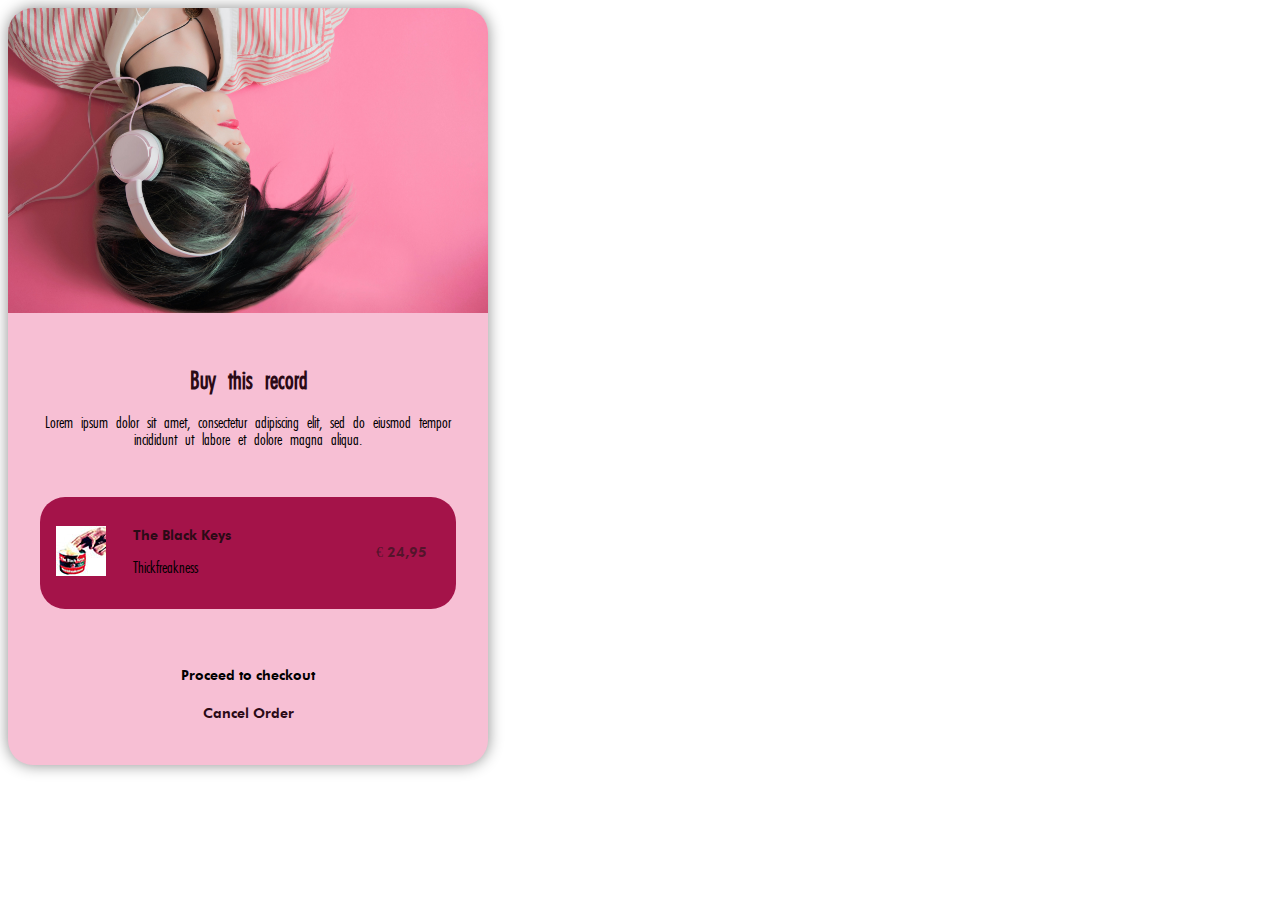
<file: design-tokens/index.html>
<!DOCTYPE html>
<html lang="en">
<head>
    <meta charset="UTF-8">
    <meta http-equiv="X-UA-Compatible" content="IE=edge">
    <title>Buy this Record :: CUBE CSS</title>
    <meta name="viewport" content="width=device-width, initial-scale=1.0">
    <link rel="stylesheet" href="style/main.css">
</head>
<body>


    <div class="card bg-primary-light-10 text-align-center border-radius-full shadow">

        <img  class="card-image"
              src="img/girl-with-headphone.jpg" 
              alt="Buy this record">

        <div class="card-content grid-flow padding-medium">

            <div>
            <h2>Buy this record</h2>
            <p class="">
                Lorem ipsum dolor sit amet, consectetur adipiscing elit, sed do eiusmod tempor incididunt ut labore et dolore magna aliqua.
            </p>
            </div>

            <div class="card-row padding-small bg-primary-dark-40 text-align-left border-radius-full">
                <div class="flex-1">
                    <img src="img/thickfreakness.jpg" alt="" />
                </div>
                
                <div class="flex-3">
                    <p class="text-dark main-text-bold-14" >The Black Keys</p>
                    <p >Thickfreakness</p>
                </div>

                <div class="flex-1">
                    <p class="text-base-darkest text-align-center main-text-bold-14">&euro; 24,95</p>
                </div>
            </div>

            <div class="flow">
                <div class="button main-text-bold-14" data-type="button-primary">Proceed to checkout</div>
                <div class="button main-text-bold-14" data-type="button-clean">Cancel Order</div>
            </div>
        </div>
    </div>

</body>
</html>
</file>
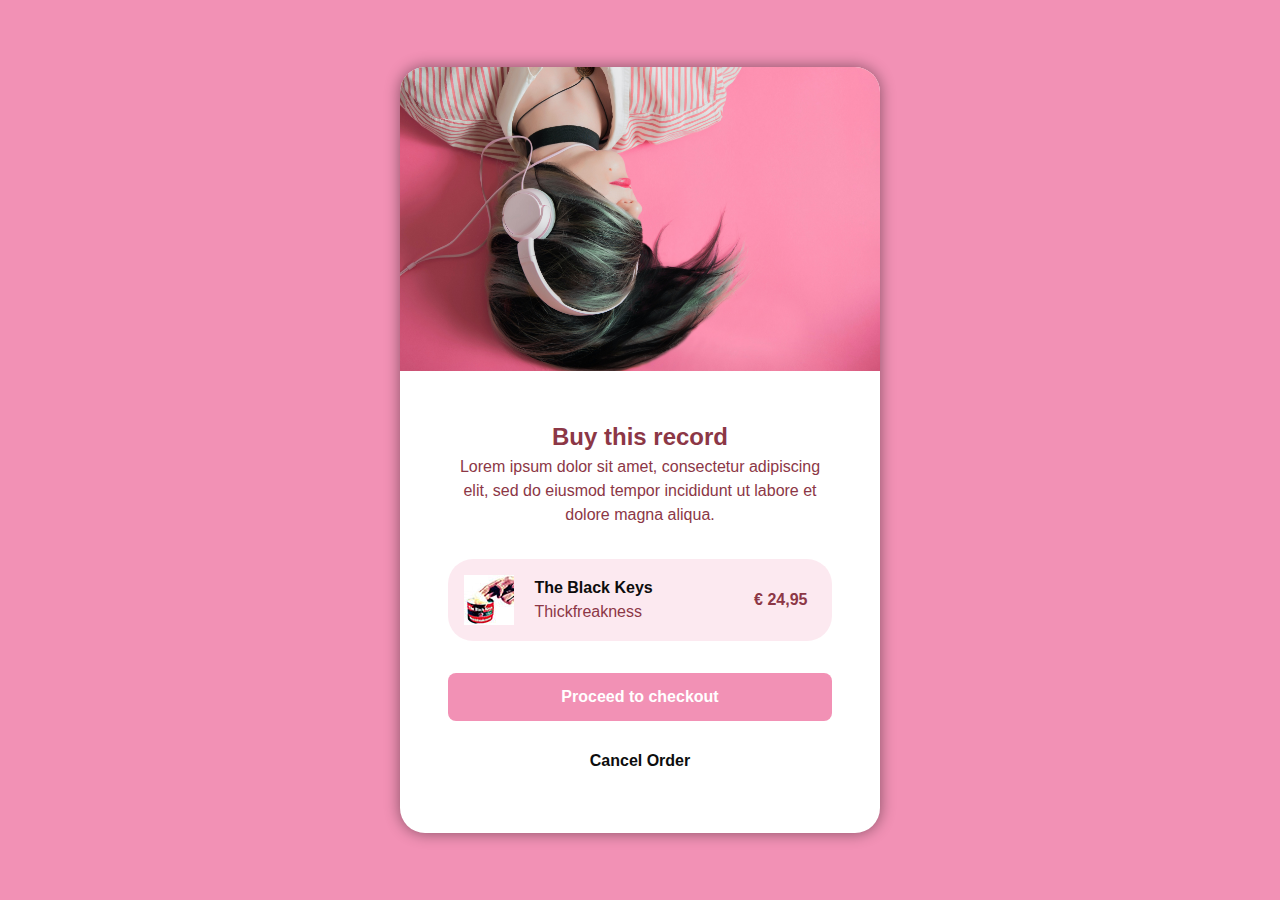
<file: educom-cube/index.html>
<!DOCTYPE html>
<html lang="en">
<head>
    <meta charset="UTF-8">
    <meta http-equiv="X-UA-Compatible" content="IE=edge">
    <title>Buy this Record :: CUBE CSS</title>
    <meta name="viewport" content="width=device-width, initial-scale=1.0">
    <link rel="stylesheet" href="css/reset.css">
    <link rel="stylesheet" href="css/style.css">
</head>
<body>


    <div class="card bg-white text-align-center border-radius-full shadow">

        <img  class="card-image"
              src="img/girl-with-headphone.jpg" 
              alt="Buy this record">

        <div class="card-content grid-flow padding-extra-large ">

            <div>
            <h2>Buy this record</h2>
            <p class="">
                Lorem ipsum dolor sit amet, consectetur adipiscing elit, sed do eiusmod tempor incididunt ut labore et dolore magna aliqua.
            </p>
            </div>

            <div class="card-row padding-small bg-base-muted text-align-left border-radius-full">
                <div class="flex-1">
                    <img src="img/thickfreakness.jpg" alt="" />
                </div>
                
                <div class="flex-3">
                    <p class="text-dark fw-bold" >The Black Keys</p>
                    <p >Thickfreakness</p>
                </div>

                <div class="flex-1">
                    <p class="text-base-darkest text-align-center fw-bold">&euro; 24,95</p>
                </div>
            </div>

            <div class="flow">
                <div class="button" data-type="button-primary">Proceed to checkout</div>
                <div class="button" data-type="button-clean">Cancel Order</div>
            </div>
        </div>
    </div>

</body>
</html>
</file>
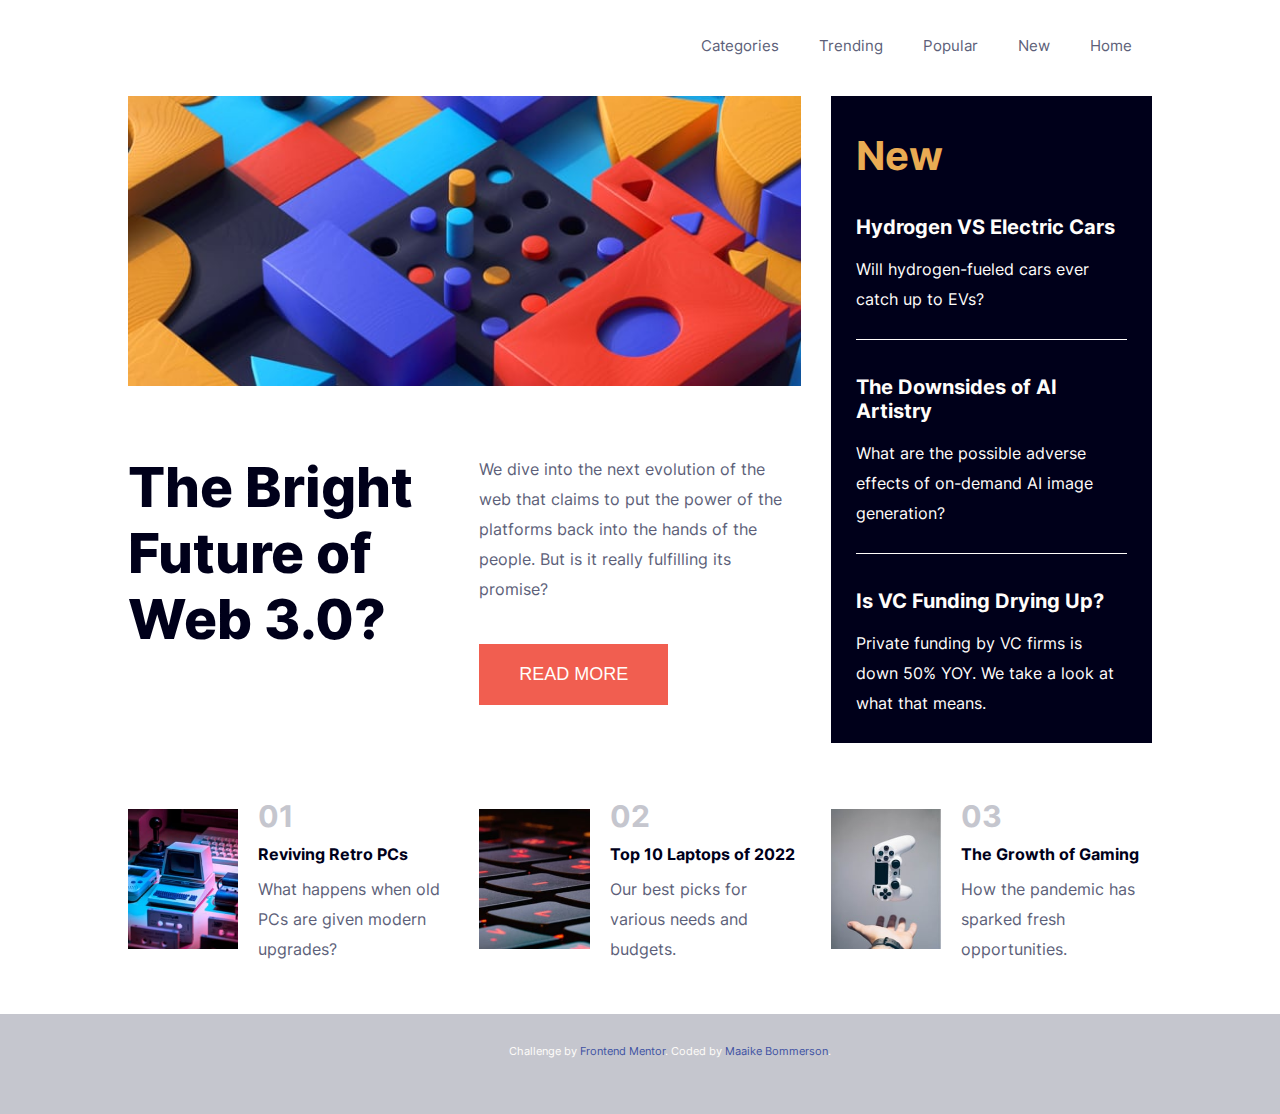
<file: grid-challenge/index.html>
<!DOCTYPE html>
<html lang="en">
<head>
  <meta charset="UTF-8">
  <meta name="viewport" content="width=device-width, initial-scale=1.0"> <!-- displays site properly based on user's device -->

  <link rel="icon" type="image/png" sizes="32x32" href="./images/favicon-32x32.png">
  <link rel="stylesheet" href="assets/style.css">
  
  <title>Frontend Mentor | News homepage</title>

  <!-- Feel free to remove these styles or customise in your own stylesheet 👍 -->
  <style>
    .attribution { font-size: 11px; text-align: center; }
    .attribution a { color: hsl(228, 45%, 44%); }
  </style>
</head>
<body>
  <nav>
    <ul>
    <li><a href=" ">Home</a></li>
    <li><a href=" ">New</a></li>
    <li><a href=" ">Popular</a></li>
    <li><a href=" ">Trending</a></li>
    <li><a href=" ">Categories</a></li>
  </ul>
  </nav>
  <section class="grid-system">
    <div class="imageblock | grid-item grid-col-span-2"></div>
    <div class="grid-item | grid-row-span-2">
      <h2>New</h2>

      <h3 class="padding-top">Hydrogen VS Electric Cars</h3>
      <p class="underline">
        Will hydrogen-fueled cars ever catch up to EVs?
      </p>

      <h3 class="padding-top">The Downsides of AI Artistry</h3>
      <p class="underline">
        What are the possible adverse effects of on-demand AI image generation?
      </p>

      <h3 class="padding-top">Is VC Funding Drying Up?</h3>
      <p>
        Private funding by VC firms is down 50% YOY. We take a look at what that means.
      </p>
    </div>
    <div class="title | grid-item">
      <h1>The Bright Future of Web 3.0?</h1>
    </div>
    <div class="grid-item">
      <p>
        We dive into the next evolution of the web that claims to put the power of the platforms back into the hands of the people. 
        But is it really fulfilling its promise?
      </p>
      <button>READ MORE</button>
    </div>
    

    <div class="grid-item item-row">
      <img class="small-img flex-1"src="assets/images/image-retro-pcs.jpg" alt="retro pcs">
      <div class="flex-2">
        <h4>01</h4>
        <p class="p-dikgedrukt">
         Reviving Retro PCs
        </p>
        <p>
         What happens when old PCs are given modern upgrades?
        </p>
    </div>
    </div>
    <div class="grid-item item-row">
      <img class="small-img flex-1" src="assets/images/image-top-laptops.jpg" alt="keyboard">
      <div class="flex-2">
        <h4>02</h4>
        <p class="p-dikgedrukt">
          Top 10 Laptops of 2022
        </p>
        <p>
          Our best picks for various needs and budgets.
        </p>
      </div>
    </div>
    <div class="grid-item item-row">
      <img class="small-img flex-1" src="assets/images/image-gaming-growth.jpg" alt="gaming growth">
      <div class="flex-2">
        <h4>03</h4>
        <p class="p-dikgedrukt">
          The Growth of Gaming
        </p>
        <p>
          How the pandemic has sparked fresh opportunities.
        </p>
      </div>
    </div>
  </section>
  <footer class="attribution">
      Challenge by <a href="https://www.frontendmentor.io?ref=challenge" target="_blank">Frontend Mentor</a>. 
      Coded by <a href="www.maaikebommerson.nl">Maaike Bommerson</a>.
  </footer>

</body>
</html>
</file>
<file: design-tokens/style/main.css>
/** Custom properties **/
:root {
  /** COLOR **/
  /*! primary */
  --bg-primary: #F291B5;
  --bg-primary-light-10: #f7bfd4;
  --bg-primary-light-20: #fdecf2;
  --bg-primary-light-30: white;
  --bg-primary-light-40: white;
  --bg-primary-light-50: white;
  --bg-primary-dark-10: #ed6396;
  --bg-primary-dark-20: #e73678;
  --bg-primary-dark-30: #d1195d;
  --bg-primary-dark-40: #a41349;
  --bg-primary-dark-50: #760e35;
  /*! secondary */
  --bg-secondary: #D95B89;
  --bg-secondary-light-10: #e384a7;
  --bg-secondary-light-20: #ecaec5;
  --bg-secondary-light-30: #f6d7e2;
  --bg-secondary-light-40: white;
  --bg-secondary-light-50: white;
  --bg-secondary-dark-10: #cf326b;
  --bg-secondary-dark-20: #a72756;
  --bg-secondary-dark-30: #7e1d40;
  --bg-secondary-dark-40: #54142b;
  --bg-secondary-dark-50: #2b0a16;
  /*! primary */
  --fg-primary: #F291B5;
  --fg-primary-light-10: #f7bfd4;
  --fg-primary-light-20: #fdecf2;
  --fg-primary-light-30: white;
  --fg-primary-light-40: white;
  --fg-primary-light-50: white;
  --fg-primary-dark-10: #ed6396;
  --fg-primary-dark-20: #e73678;
  --fg-primary-dark-30: #d1195d;
  --fg-primary-dark-40: #a41349;
  --fg-primary-dark-50: #760e35;
  /*! secondary */
  --fg-secondary: #D95B89;
  --fg-secondary-light-10: #e384a7;
  --fg-secondary-light-20: #ecaec5;
  --fg-secondary-light-30: #f6d7e2;
  --fg-secondary-light-40: white;
  --fg-secondary-light-50: white;
  --fg-secondary-dark-10: #cf326b;
  --fg-secondary-dark-20: #a72756;
  --fg-secondary-dark-30: #7e1d40;
  --fg-secondary-dark-40: #54142b;
  --fg-secondary-dark-50: #2b0a16;
}

/** UTILITY: Colors **/
/*! Background Color */
/*! primary */
.bg-primary {
  background-color: var(--bg-primary);
}

.bg-primary-light-10 {
  background-color: var(--bg-primary-light-10);
}

.bg-primary-light-20 {
  background-color: var(--bg-primary-light-20);
}

.bg-primary-light-30 {
  background-color: var(--bg-primary-light-30);
}

.bg-primary-light-40 {
  background-color: var(--bg-primary-light-40);
}

.bg-primary-light-50 {
  background-color: var(--bg-primary-light-50);
}

.bg-primary-dark-10 {
  background-color: var(--bg-primary-dark-10);
}

.bg-primary-dark-20 {
  background-color: var(--bg-primary-dark-20);
}

.bg-primary-dark-30 {
  background-color: var(--bg-primary-dark-30);
}

.bg-primary-dark-40 {
  background-color: var(--bg-primary-dark-40);
}

.bg-primary-dark-50 {
  background-color: var(--bg-primary-dark-50);
}

/*! secondary */
.bg-secondary {
  background-color: var(--bg-secondary);
}

.bg-secondary-light-10 {
  background-color: var(--bg-secondary-light-10);
}

.bg-secondary-light-20 {
  background-color: var(--bg-secondary-light-20);
}

.bg-secondary-light-30 {
  background-color: var(--bg-secondary-light-30);
}

.bg-secondary-light-40 {
  background-color: var(--bg-secondary-light-40);
}

.bg-secondary-light-50 {
  background-color: var(--bg-secondary-light-50);
}

.bg-secondary-dark-10 {
  background-color: var(--bg-secondary-dark-10);
}

.bg-secondary-dark-20 {
  background-color: var(--bg-secondary-dark-20);
}

.bg-secondary-dark-30 {
  background-color: var(--bg-secondary-dark-30);
}

.bg-secondary-dark-40 {
  background-color: var(--bg-secondary-dark-40);
}

.bg-secondary-dark-50 {
  background-color: var(--bg-secondary-dark-50);
}

/*! Foreground Color */
/*! primary */
.fg-primary {
  color: var(--fg-primary);
}

.fg-primary-light-10 {
  color: var(--fg-primary-light-10);
}

.fg-primary-light-20 {
  color: var(--fg-primary-light-20);
}

.fg-primary-light-30 {
  color: var(--fg-primary-light-30);
}

.fg-primary-light-40 {
  color: var(--fg-primary-light-40);
}

.fg-primary-light-50 {
  color: var(--fg-primary-light-50);
}

.fg-primary-dark-10 {
  color: var(--fg-primary-dark-10);
}

.fg-primary-dark-20 {
  color: var(--fg-primary-dark-20);
}

.fg-primary-dark-30 {
  color: var(--fg-primary-dark-30);
}

.fg-primary-dark-40 {
  color: var(--fg-primary-dark-40);
}

.fg-primary-dark-50 {
  color: var(--fg-primary-dark-50);
}

/*! secondary */
.fg-secondary {
  color: var(--fg-secondary);
}

.fg-secondary-light-10 {
  color: var(--fg-secondary-light-10);
}

.fg-secondary-light-20 {
  color: var(--fg-secondary-light-20);
}

.fg-secondary-light-30 {
  color: var(--fg-secondary-light-30);
}

.fg-secondary-light-40 {
  color: var(--fg-secondary-light-40);
}

.fg-secondary-light-50 {
  color: var(--fg-secondary-light-50);
}

.fg-secondary-dark-10 {
  color: var(--fg-secondary-dark-10);
}

.fg-secondary-dark-20 {
  color: var(--fg-secondary-dark-20);
}

.fg-secondary-dark-30 {
  color: var(--fg-secondary-dark-30);
}

.fg-secondary-dark-40 {
  color: var(--fg-secondary-dark-40);
}

.fg-secondary-dark-50 {
  color: var(--fg-secondary-dark-50);
}

.shadow {
  box-shadow: 0px 0px 15px 0px rgba(0, 0, 0, 0.45);
}

/*! main-text-regular */
@font-face {
  font-family: "main-text-regular";
  src: url("../fonts/futura-condensedlight-webfont.woff2") format("woff2"), url("../fonts/futura-condensedlight-webfont.woff") format("woff"), url("../fonts/futura-condensedlight-webfont.ttf") format("ttf");
}
/*! main-text-medium */
@font-face {
  font-family: "main-text-medium";
  src: url("../fonts/futura_medium_bt-webfont.woff2") format("woff2"), url("../fonts/futura_medium_bt-webfont.woff") format("woff"), url("../fonts/futura_medium_bt-webfont.ttf") format("ttf");
}
/*! main-text-bold */
@font-face {
  font-family: "main-text-bold";
  src: url("../fonts/futura_heavy_font-webfont.woff2") format("woff2"), url("../fonts/futura_heavy_font-webfont.woff") format("woff"), url("../fonts/futura_heavy_font-webfont.ttf") format("ttf");
}
/*! heading */
@font-face {
  font-family: "heading";
  src: url("../fonts/futult-webfont.woff2") format("woff2"), url("../fonts/futult-webfont.woff") format("woff"), url("../fonts/futult-webfont.ttf") format("ttf");
}
/** UTILITY: Fonts **/
.main-text-regular-10 {
  font-family: "main-text-regular";
  font-size: 10px;
}

.main-text-regular-12 {
  font-family: "main-text-regular";
  font-size: 12px;
}

.main-text-regular-14 {
  font-family: "main-text-regular";
  font-size: 14px;
}

.main-text-regular-16 {
  font-family: "main-text-regular";
  font-size: 16px;
}

.main-text-regular-18 {
  font-family: "main-text-regular";
  font-size: 18px;
}

.main-text-regular-20 {
  font-family: "main-text-regular";
  font-size: 20px;
}

.main-text-regular-22 {
  font-family: "main-text-regular";
  font-size: 22px;
}

.main-text-medium-10 {
  font-family: "main-text-medium";
  font-size: 10px;
}

.main-text-medium-12 {
  font-family: "main-text-medium";
  font-size: 12px;
}

.main-text-medium-14 {
  font-family: "main-text-medium";
  font-size: 14px;
}

.main-text-medium-16 {
  font-family: "main-text-medium";
  font-size: 16px;
}

.main-text-medium-18 {
  font-family: "main-text-medium";
  font-size: 18px;
}

.main-text-medium-20 {
  font-family: "main-text-medium";
  font-size: 20px;
}

.main-text-medium-22 {
  font-family: "main-text-medium";
  font-size: 22px;
}

.main-text-bold-10 {
  font-family: "main-text-bold";
  font-size: 10px;
}

.main-text-bold-12 {
  font-family: "main-text-bold";
  font-size: 12px;
}

.main-text-bold-14 {
  font-family: "main-text-bold";
  font-size: 14px;
}

.main-text-bold-16 {
  font-family: "main-text-bold";
  font-size: 16px;
}

.main-text-bold-18 {
  font-family: "main-text-bold";
  font-size: 18px;
}

.main-text-bold-20 {
  font-family: "main-text-bold";
  font-size: 20px;
}

.main-text-bold-22 {
  font-family: "main-text-bold";
  font-size: 22px;
}

.heading-10 {
  font-family: "heading";
  font-size: 10px;
}

.heading-12 {
  font-family: "heading";
  font-size: 12px;
}

.heading-14 {
  font-family: "heading";
  font-size: 14px;
}

.heading-16 {
  font-family: "heading";
  font-size: 16px;
}

.heading-18 {
  font-family: "heading";
  font-size: 18px;
}

.heading-20 {
  font-family: "heading";
  font-size: 20px;
}

.heading-22 {
  font-family: "heading";
  font-size: 22px;
}

.text-align-left {
  text-align: left;
}

.text-align-center {
  text-align: center;
}

.padding-small {
  padding: 1rem;
}

.padding-medium {
  padding: 2rem;
}

.padding-large {
  padding: 3rem;
}

.border-radius-full {
  border-radius: 25px;
}

.border-radius-top {
  border-radius: 25px 25px 0 0;
}

.flex-1 {
  flex: 1;
}

.flex-2 {
  flex: 2;
}

.flex-3 {
  flex: 3;
}

body {
  font-family: "main-text-regular";
}

h2 {
  color: var(--fg-secondary-dark-50);
}

.text-dark {
  color: var(--fg-secondary-dark-50);
}

.text-base-darkest {
  color: var(--fg-secondary-dark-40);
}

.flow {
  margin-top: 1em;
}

.grid-flow {
  display: grid;
  gap: 2em;
}

.card {
  max-width: 30rem;
  overflow-y: hidden;
}

.button {
  cursor: pointer;
  color: var(--fg-secondary-dark-50);
  text-decoration: none;
  border: 0;
  border-radius: 0.5rem;
  padding: 0.75em 1.5em;
  transition: all 0.3s ease;
}
.button[data-type=button-primary] {
  color: var(--color-white);
  background: var(--color-base);
}
.button:focus, .button:hover {
  background-color: var(--color-base-dark);
  color: var(--color-white);
}

.card-row {
  display: flex;
  flex-direction: row;
  align-items: center;
  justify-content: space-between;
}

.card-image {
  width: 100%;
}/*# sourceMappingURL=main.css.map */
</file>
<file: educom-cube/css/style.css>
:root {

    --color-white: #FFF;
    --color-dark: #0D0D0D;
    --color-base: #F291B5;
    --color-base-muted: rgba(242,145,181,0.2);
    --color-base-dark: #D95B89;
    --color-base-darkest: #8C3746;
  
    --main-font: Arial, Helvetica, sans-serif;
    --heading-font: Arial, Helvetica, sans-serif;
  
    --fs-base: 1rem;
    --fs-heading: 1.55rem;
    --fs-paragraph: 0.75rem;
  
    --fw-base: 400;
    --fw-bold: 700;
    --fw-black: 900;
  
    --padding-s: 1rem;
    --padding-m: 1.5rem;
    --padding-l: 2rem;
    --padding-xl: 3rem;
  }

body {
    font-family: var(--main-font);
    font-size: var(--fs-base);
    font-weight: var(--fw-base);
    color: var(--color-base-darkest);
    background: var(--color-base);

    display: grid;
    min-height: 100vh;
    place-items: center;
}

/* composition */
.flow > * + *{ 
    margin-top: 1em;
}

.grid-flow {
    display: grid;
    gap: 2em;
}

.padding-small {
    padding: var(--padding-s);
}

.padding-medium {
    padding: var(--padding-m);
}

.padding-extra-large {
    padding: var(--padding-xl);
}

/* text color */
.text-dark {
    color: var(--color-dark);
}
.text-base-darkest {
    color: var(--color-base-darkest);
}
.text-white {
    color: var(--color-white);
}

/* text align */
.text-align-left {
    text-align: left;
}
.text-align-center {
    text-align: center;
}

/* background */
.bg-white {
    background-color: var(--color-white);
}
.bg-base-darkest {
    background-color: var(--color-base-darkest);
}
.bg-base-muted {
    background-color: var(--color-base-muted);
}

.fw-bold {
    font-weight: var(--fw-bold);
}

/* border radius */
.border-radius-full {
    border-radius: 25px;
}
.border-radius-top {
    border-radius: 25px 25px 0 0;
}

.shadow {
    -webkit-box-shadow: 0 0 15px 0 rgba(0,0,0,0.45);
    -moz-box-shadow: 0 0 15px 0 rgba(0,0,0,0.45);
    box-shadow: 0 0 15px 0 rgba(0,0,0,0.45);
}

/* flexies */
.flex-1 {
    flex: 1;
}
.flex-2 {
    flex: 2;
}
.flex-3 {
    flex: 3;
}

/* block */
.card {
    max-width: 30rem;
    overflow-y: hidden; 
}

.card-row {
    display: flex;
    flex-direction: row;
    align-items: center;
    justify-content: space-between;
}

/* button */
.button {
    cursor: pointer;
    color: var(--color-dark);
    text-decoration: none;
    border: 0;
    border-radius: 0.5rem;
    font-weight: var(--fw-bold);
    padding: 0.75em 1.5em;
    transition: all 0.3s ease;
}

.button[data-type="button-primary"] {
    color: var(--color-white);
    background-color: var(--color-base);
}

.button:focus, .button:hover {
    background-color: var(--color-base-dark);
    color: var(--color-white);
}
</file>
<file: grid-challenge/assets/style.css>
html, body {
    padding: 0;
    margin: 0;
    color: var(--color-dark-grayish-blue);
}

:root {
    /* Colors */
    --color-soft-orange: hsl(35, 77%, 62%);
    --color-soft-red: hsl(5, 85%, 63%);

    --color-off-white: hsl(36, 100%, 99%);
    --color-grayish-blue: hsl(233, 8%, 79%);
    --color-dark-grayish-blue: hsl(236, 13%, 42%);
    --color-very-dark-blue: hsl(240, 100%, 5%);

    /* Font weight */
    --fw-base: 400;
    --fw-bold: 700;
    --fw-extra-bold: 800;

  /* font size */
    --fs-h1: 55px;
    --fs-h2: 40px;
    --fs-h3: 20px;
    --fs-h4: 30px;
    --fs-paragraph: 15px;

    /* font family */
    --font-family: Inter;
}

@font-face {
    font-family: Inter;
    src: url(fonts/Inter-VariableFont_slnt\,wght.ttf);
}

.grid-system {
    display: grid;
    gap: 30px;
    grid-template-columns: 1fr 1fr 1fr;

    width: 80%;
    margin: 0 10%;
    font-family: var(--font-family); 
}

.grid-col-span-2 {
    grid-column: span 2;
}

.grid-row-span-2 {
    grid-row: span 2;
    background-color: var(--color-very-dark-blue);
    color: var(--color-off-white);
    padding: 25px;
}

h1 {
    font-size: var(--fs-h1);
    font-weight: var(--fw-extra-bold);
    margin: 0;
    color: var(--color-very-dark-blue);
}
h2 {
    font-size: var(--fs-h2);
    font-weight: var(--fw-bold);
    color: var(--color-soft-orange);
    margin: 0;
    margin-top: 10px;
}
h3 {
    font-size: var(--fs-h3);
    font-weight: var(--fw-bold);
    margin-bottom: 15px;
}
h4 {
    font-size: var(--fs-h4);
    font-weight: var(--fw-bold);
    color: var(--color-grayish-blue);
    margin: 5px 0;
}
p {
    line-height: 30px;
    margin: 0;
}
.p-dikgedrukt {
    margin: 5px 0;
    font-weight: var(--fw-bold);
    color: var(--color-very-dark-blue);
}


.flex-1 {
    flex: 1;
}
.flex-2 {
    flex: 2;
}
.flex-3 {
    flex: 3;
}

.imageblock {
    background-image: url(images/image-web-3-mobile.jpg);
    height: 290px;
    background-size: cover;
    background-repeat: no-repeat;
}

button {
    background-color: var(--color-soft-red);
    color: var(--color-off-white);
    padding: 20px 40px;
    border: 0;
    margin-top: 40px;
    font-size: 18px;
}

.small-img {
    height: 140px;
    margin-right: 20px;
}

.item-row {
display: flex;
flex-direction: row;
align-items: center; 
justify-content: space-between;
margin-top: 20px;
}

.underline {
    border-bottom: 0.75px solid var(--color-off-white);
    padding-bottom: 25px;
}
.padding-top {
    padding-top: 15px;
}

nav{ 
    width: 80%;
    height: 80px;
    margin: 0 10%;
}

li {
    display: inline;
    text-decoration: none;
}
 li a {
    text-decoration: none;
    float: right;
    margin: 20px;
    color: var(--color-dark-grayish-blue);
    font-family: var(--font-family);
    font-size: var(--fs-paragraph);
}


footer {
    width: 100%;
    height: 40px;
    background-color: var(--color-grayish-blue);
    padding: 30px;
    color: var(--color-off-white);
    font-family: var(--font-family);
    margin-top: 50px;
}
footer a {
    text-decoration: none;
    color: var(--color-off-white);
}
</file>
